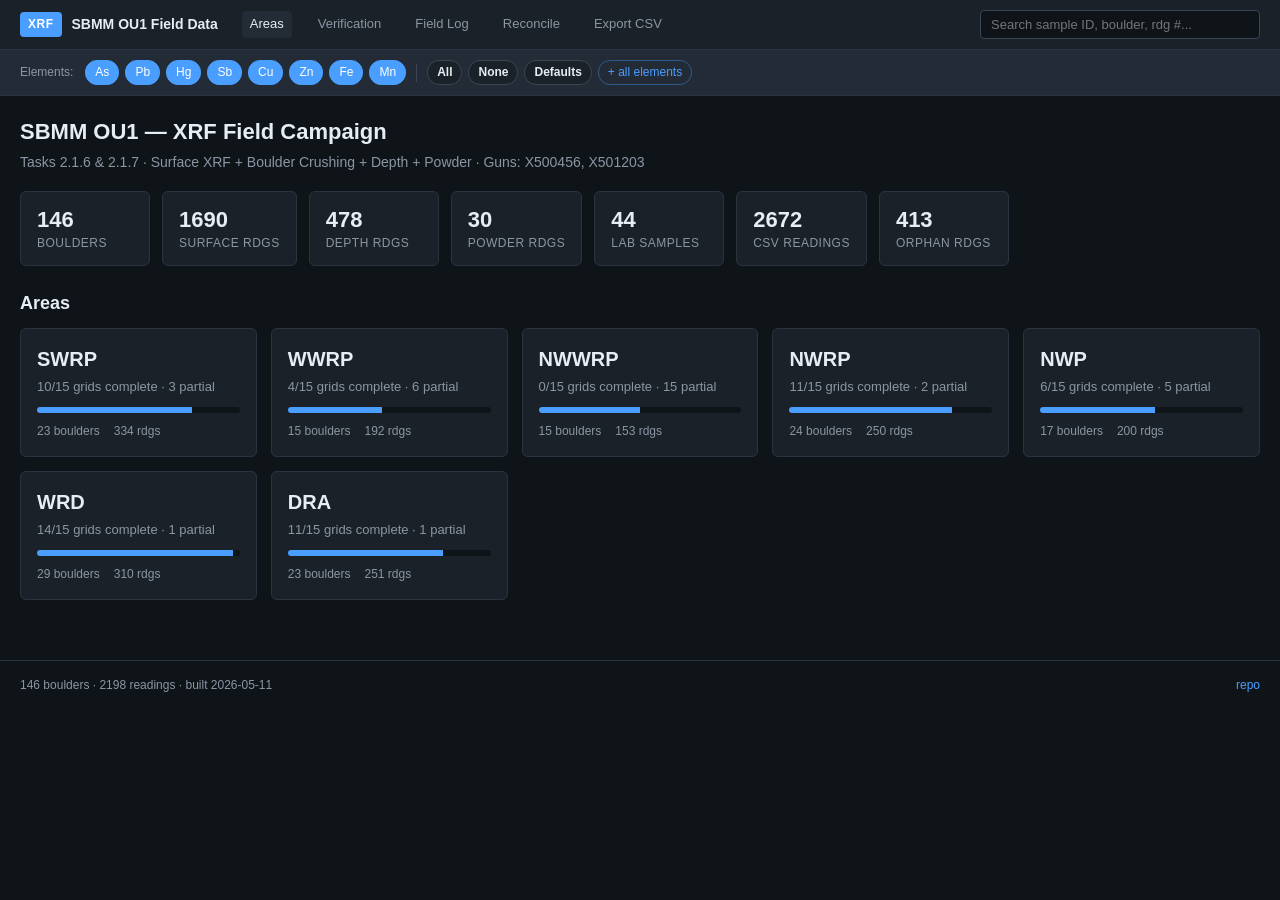
<file: index.html>
<!DOCTYPE html>
<html lang="en">
<head>
<meta charset="UTF-8">
<title>SBMM OU1 — XRF Field Data Viewer</title>
<meta http-equiv="refresh" content="0; url=site/">
<link rel="canonical" href="site/">
<style>
  body { background:#0f1419; color:#e6edf3; font-family:-apple-system,Segoe UI,sans-serif;
         display:flex; align-items:center; justify-content:center; height:100vh; margin:0; }
  a { color:#4a9eff; }
</style>
</head>
<body>
<p>Loading the <a href="site/">XRF data viewer</a>…</p>
<script>location.replace('site/');</script>
</body>
</html>
</file>
